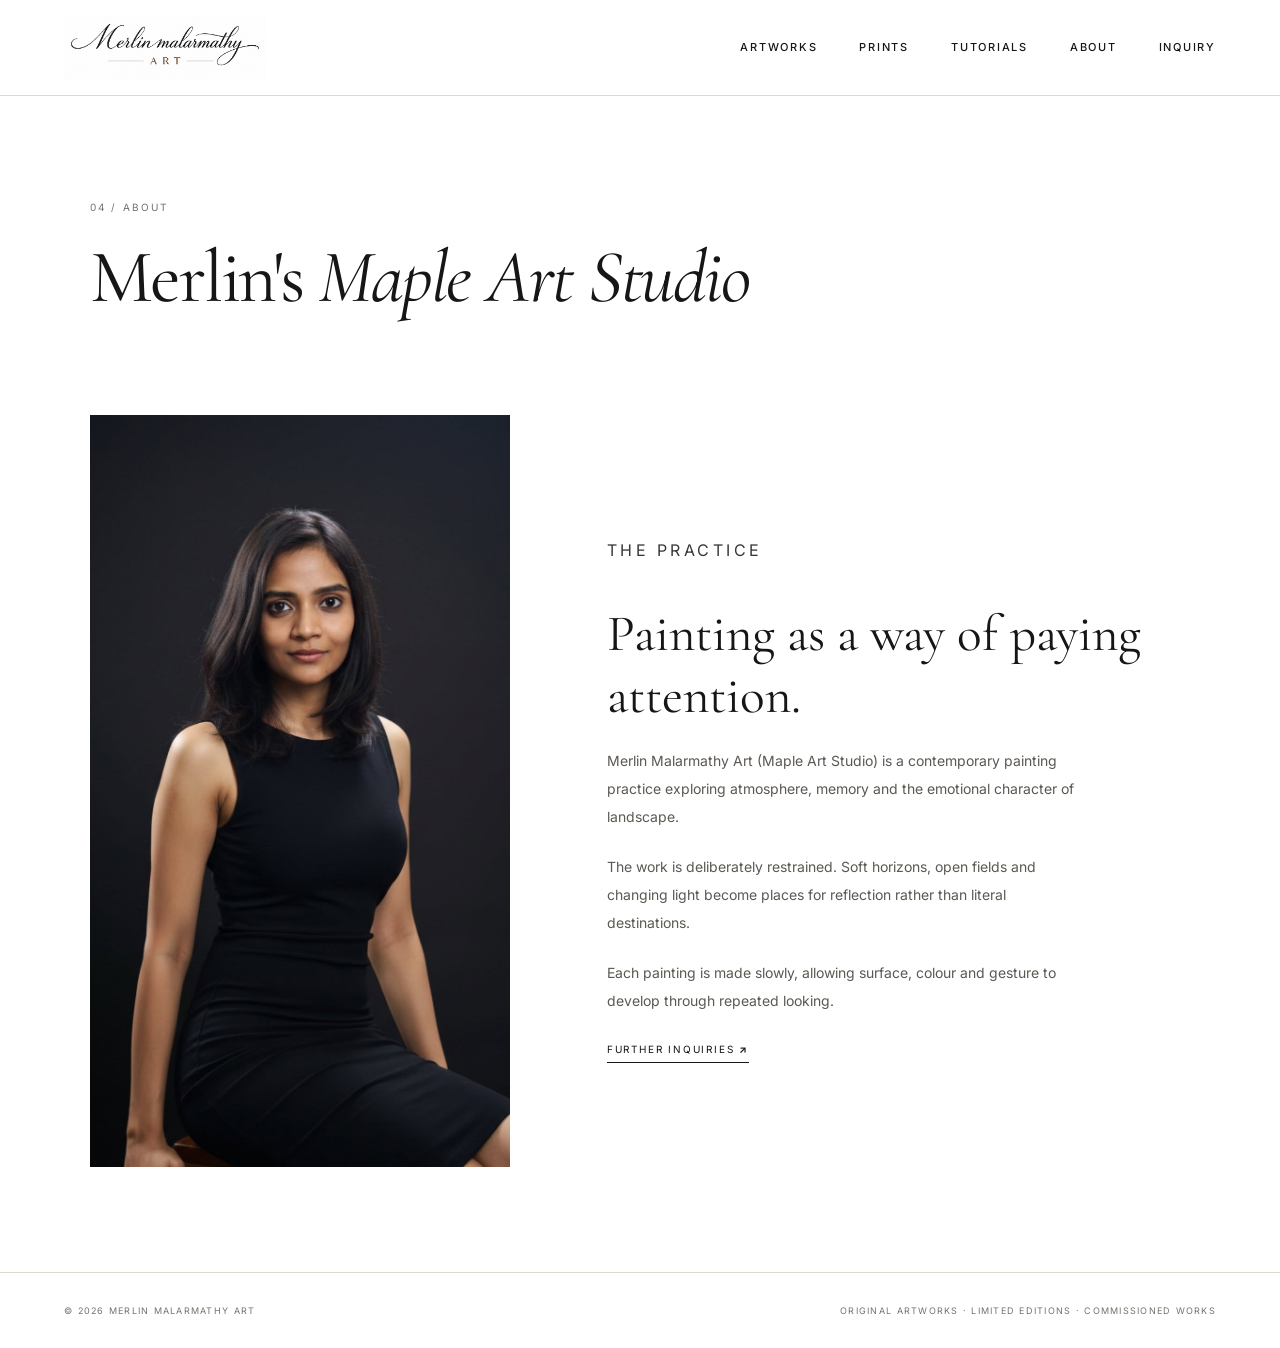
<file: about.html>
<!doctype html>
<html lang="en">

<head>
    <meta charset="utf-8">
    <meta name="viewport" content="width=device-width,initial-scale=1">
    <meta name="description" content="About Merlin Malarmathy Art">
    <title>About — Merlin Malarmathy Art</title>
    <link rel="preconnect" href="https://fonts.googleapis.com">
    <link rel="preconnect" href="https://fonts.gstatic.com" crossorigin>
    <link
        href="https://fonts.googleapis.com/css2?family=Cormorant+Garamond:wght@400;500;600&family=Inter:wght@300;400;500&display=swap"
        rel="stylesheet">
    <link rel="stylesheet" href="styles.css">
</head>

<body>
    <header class="nav">
        <a href="index.html" class="site-logo" aria-label="Merlin Malarmathy Art home">
            <img src="images/logo.png" alt="Merlin Malarmathy Art">
        </a>
        <button class="menu" type="button" aria-label="Menu" aria-expanded="false" aria-controls="site-nav">
            <span></span><span></span><span></span>
        </button>
        <nav class="site-nav" id="site-nav">
            <div class="nav-work">
                <a href="gallery.html">ARTWORKS</a>
                <div class="work-dropdown">
                    <a href="gallery.html">ORIGINAL ARTWORKS</a>
                    <a href="commissioned.html">COMMISSIONED ARTWORKS</a>
                </div>
            </div> <a href="prints.html">PRINTS</a>
            <a href="tutorials.html">TUTORIALS</a>
            <a href="about.html">ABOUT</a>
            <a href="contact.html">INQUIRY</a>
        </nav>
    </header>
    <main>
        <section class="section pagehead">
            <p class="label">04 / ABOUT</p>
            <h2>Merlin's <em>Maple Art Studio</em></h2>
        </section>
        <section class="about section">
            <div class="artist-image"><img src="images/merlin.jpg" alt="Merlin Malarmathy"></div>
            <div class="aboutcopy">
                <p class="eyebrow" style="font-size: 1rem;">The Practice</p>
                <h2>Painting as a way of paying attention.</h2>
                <p>Merlin Malarmathy Art (Maple Art Studio) is a contemporary painting practice exploring atmosphere,
                    memory and the emotional
                    character of landscape.</p>
                <p>The work is deliberately restrained. Soft horizons, open fields and changing light become places for
                    reflection rather than literal destinations.</p>
                <p>Each painting is made slowly, allowing surface, colour and gesture to develop through repeated
                    looking.</p>
                <a class="text-link" href="contact.html">Further Inquiries <b>↗</b></a>
            </div>
        </section>
    </main>
    <footer class="footer"><span>© 2026 Merlin Malarmathy Art</span><span>Original Artworks · Limited Editions ·
            Commissioned Works </span></footer>
    <script src="app.js"></script>
</body>

</html>
</file>
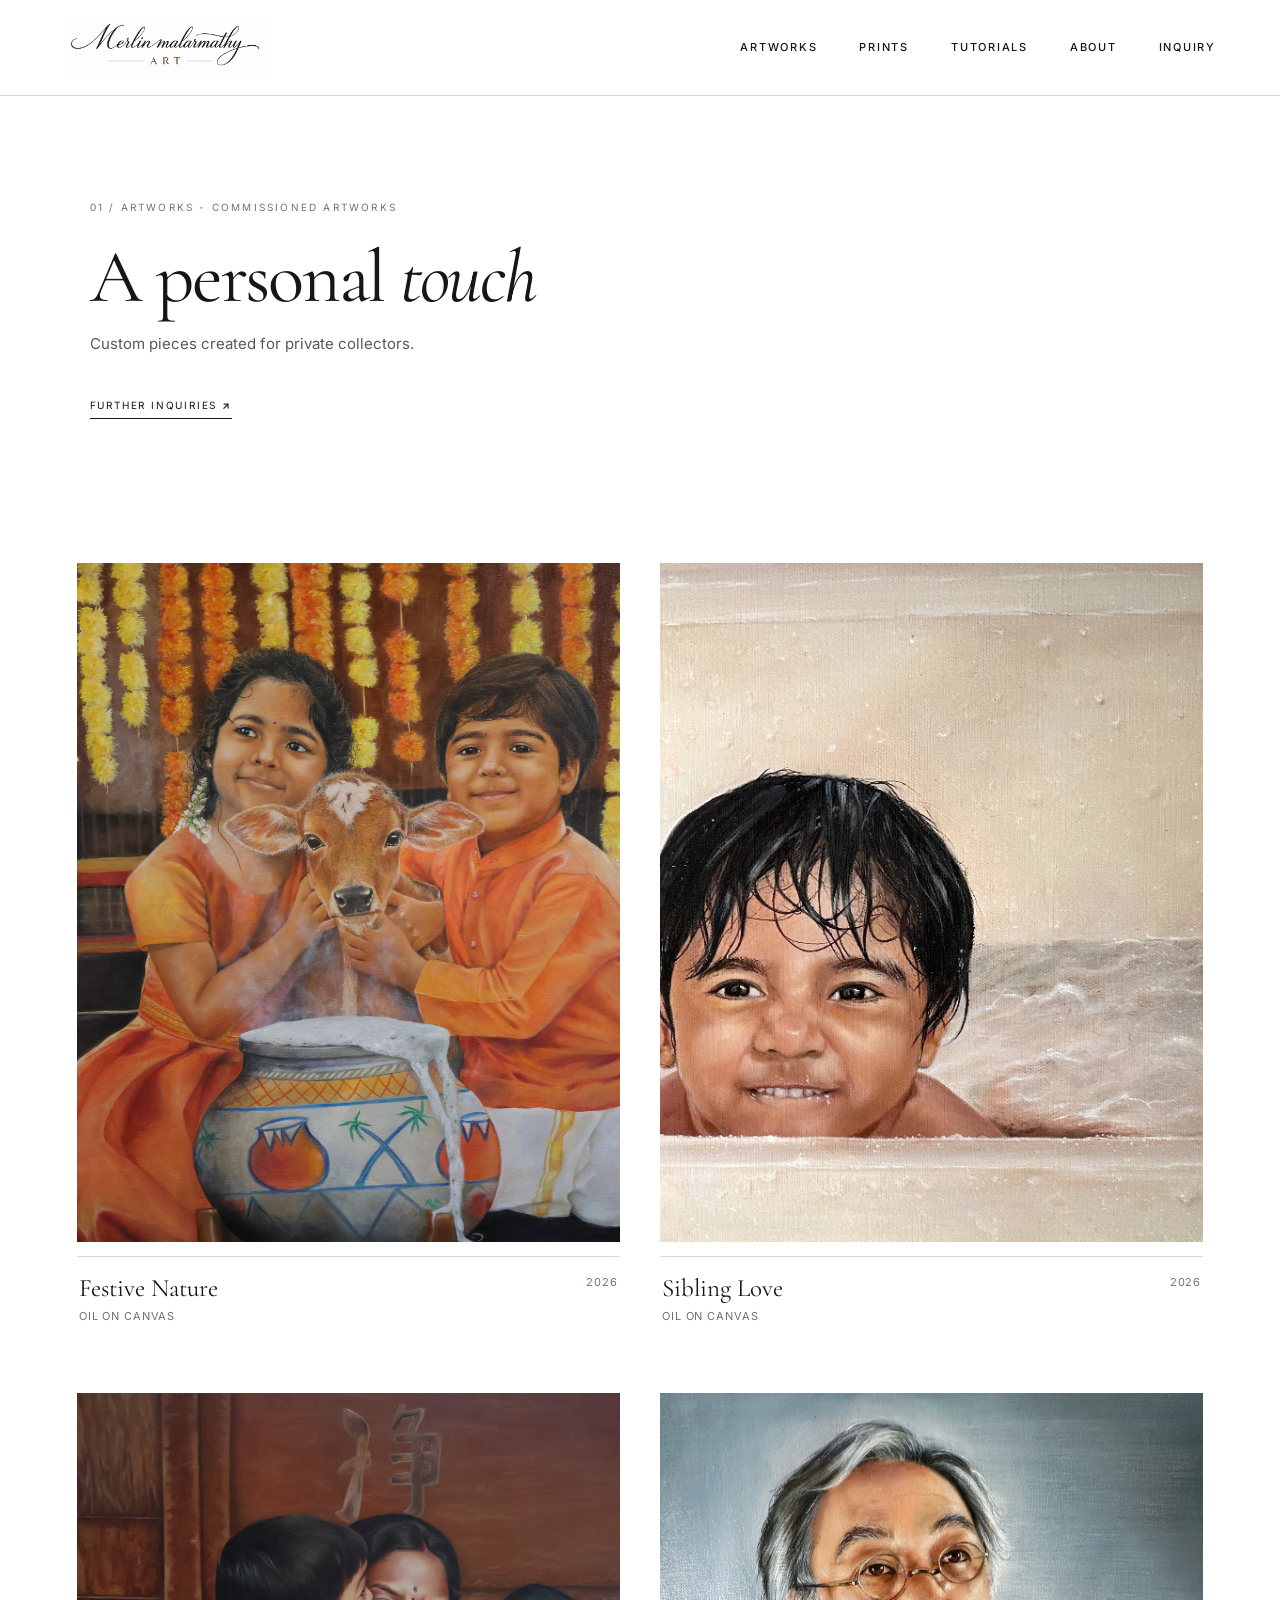
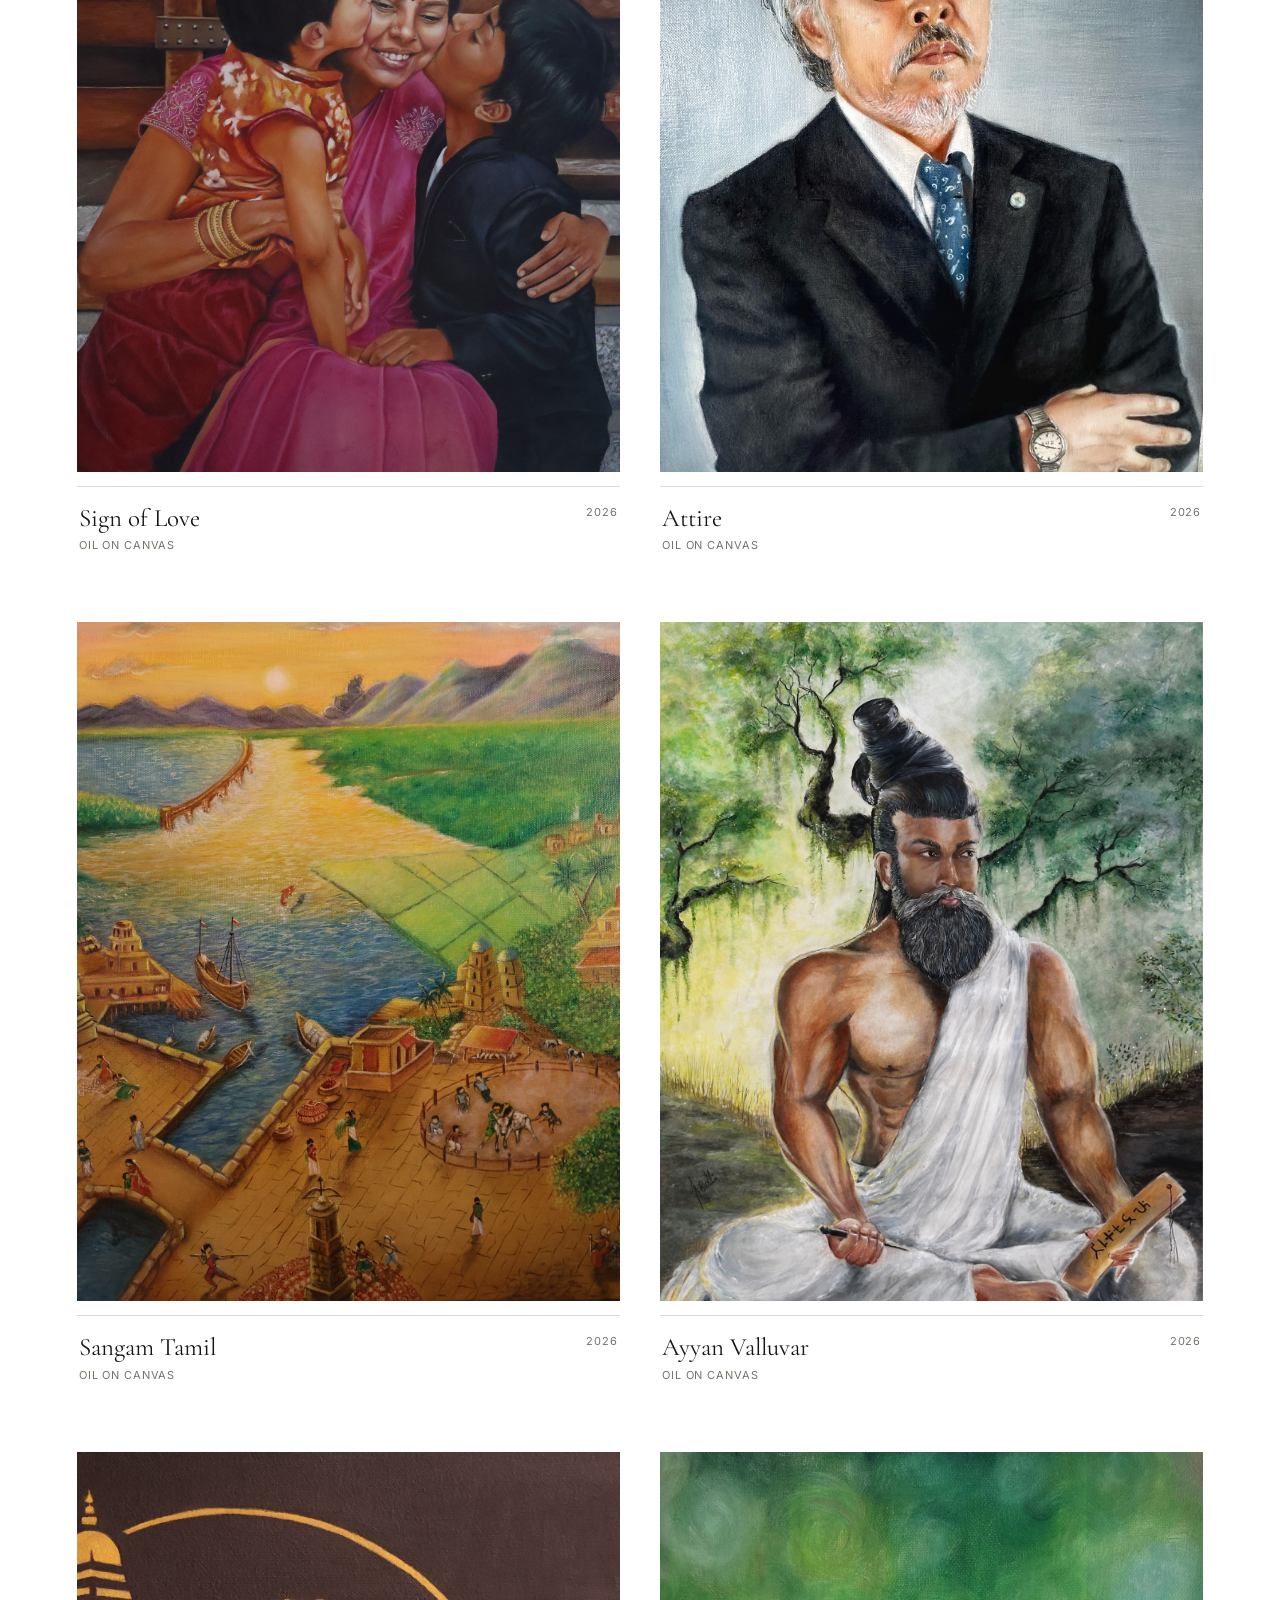
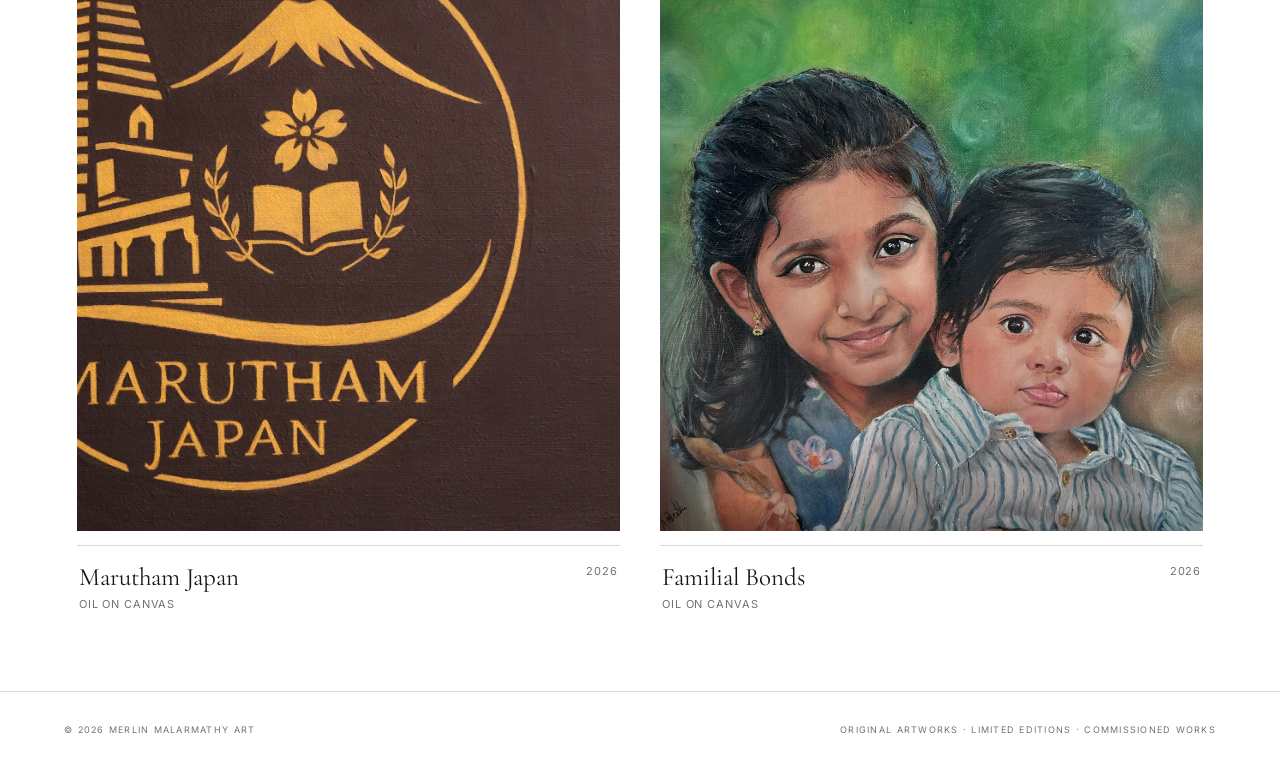
<file: commissioned.html>
<!DOCTYPE html>
<html lang="en">

<head>
    <meta charset="UTF-8">
    <meta name="viewport" content="width=device-width, initial-scale=1.0">
    <meta name="description" content="Commissioned Artworks by Merlin Malarmathy Art.">
    <title>Commissioned Artworks — Merlin Malarmathy Art</title>
    <link rel="preconnect" href="https://fonts.googleapis.com">
    <link rel="preconnect" href="https://fonts.gstatic.com" crossorigin>
    <link
        href="https://fonts.googleapis.com/css2?family=Cormorant+Garamond:wght@400;500;600&family=Inter:wght@300;400;500&display=swap"
        rel="stylesheet">
    <link rel="stylesheet" href="styles.css">
</head>

<body>
    <header class="nav">
        <a href="index.html" class="site-logo" aria-label="Merlin Malarmathy Art home">
            <img src="images/logo.png" alt="Merlin Malarmathy Art">
        </a>
        <button class="menu" type="button" aria-label="Menu" aria-expanded="false" aria-controls="site-nav">
            <span></span><span></span><span></span>
        </button>
        <nav class="site-nav" id="site-nav">
            <div class="nav-work">
                <a href="gallery.html">ARTWORKS</a>
                <div class="work-dropdown">
                    <a href="gallery.html">ORIGINAL ARTWORKS</a>
                    <a href="commissioned.html">COMMISSIONED ARTWORKS</a>
                </div>
            </div> <a href="prints.html">PRINTS</a>
            <a href="tutorials.html">TUTORIALS</a>
            <a href="about.html">ABOUT</a>
            <a href="contact.html">INQUIRY</a>
        </nav>
    </header>
    <main>
        <section class="section pagehead" id="commissionedartworks">
            <p class="label">01 / ARTWORKS - COMMISSIONED ARTWORKS</p>
            <h2>A personal<em> touch</em></h2>
            <p class="intro-copy">Custom pieces created for private collectors.</p>
            <br> <a class="text-link" href="contact.html">Further Inquiries <b>↗</b></a>
        </section>
        <section class="gallery section" id="commission"></section>
    </main>
    <footer class="footer"><span>© 2026 Merlin Malarmathy Art</span><span>Original Artworks · Limited Editions ·
            Commissioned Works </span></footer>
    <script src="app.js"></script>
</body>

</html>
</file>
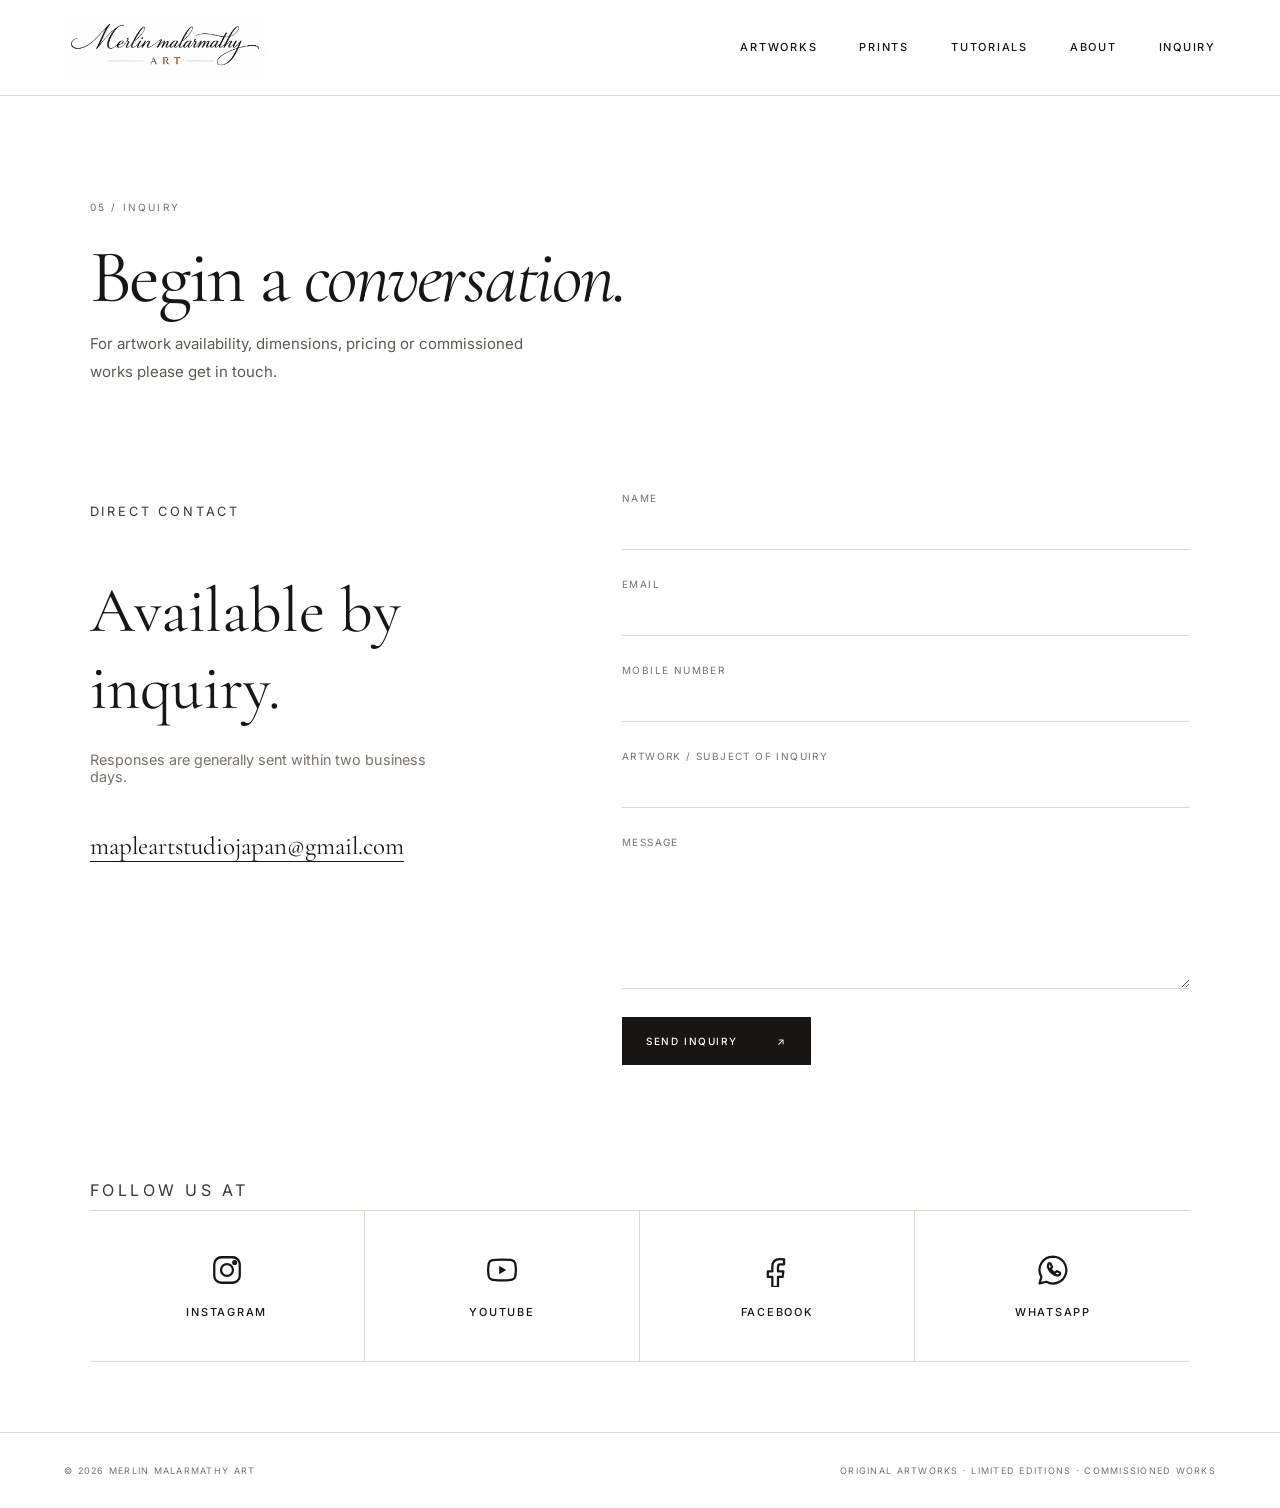
<file: contact.html>
<!doctype html>
<html lang="en">

<head>
    <meta charset="utf-8">
    <meta name="viewport" content="width=device-width,initial-scale=1">
    <meta name="description" content="Private artwork inquiries">
    <title>Inquiry — Merlin Malarmathy Art</title>
    <link rel="preconnect" href="https://fonts.googleapis.com">
    <link rel="preconnect" href="https://fonts.gstatic.com" crossorigin>
    <link
        href="https://fonts.googleapis.com/css2?family=Cormorant+Garamond:wght@400;500;600&family=Inter:wght@300;400;500&display=swap"
        rel="stylesheet">
    <link rel="stylesheet" href="styles.css">
</head>

<body>
    <header class="nav">
        <a href="index.html" class="site-logo" aria-label="Merlin Malarmathy Art home">
            <img src="images/logo.png" alt="Merlin Malarmathy Art">
        </a>
        <button class="menu" type="button" aria-label="Menu" aria-expanded="false" aria-controls="site-nav">
            <span></span><span></span><span></span>
        </button>
        <nav class="site-nav" id="site-nav">
            <div class="nav-work">
                <a href="gallery.html">ARTWORKS</a>
                <div class="work-dropdown">
                    <a href="gallery.html">ORIGINAL ARTWORKS</a>
                    <a href="commissioned.html">COMMISSIONED ARTWORKS</a>
                </div>
            </div> <a href="prints.html">PRINTS</a>
            <a href="tutorials.html">TUTORIALS</a>
            <a href="about.html">ABOUT</a>
            <a href="contact.html">INQUIRY</a>
        </nav>
    </header>
    <main>
        <section class="section pagehead">
            <p class="label">05 / INQUIRY</p>
            <h2>Begin a <em>conversation.</em></h2>
            <p class="intro-copy">For artwork availability, dimensions, pricing or commissioned works please get in
                touch.</p>
        </section>
        <section class="contact section">
            <div>
                <p class="eyebrow" style="font-size: 0.8rem;">Direct contact</p>
                <h2>Available by inquiry.</h2>
                <p class="muted" style="font-size: 0.9rem;">Responses are generally sent within two business days.</p>
                <p><a class="email" href="mailto:mapleartstudiojapan@gmail.com">mapleartstudiojapan@gmail.com</a></p>
            </div>
            <form action="https://formsubmit.co/mapleartstudiojapan@gmail.com" method="POST"><input type="hidden"
                    name="_subject" value="Private artwork inquiry"><input type="hidden" name="_captcha"
                    value="false"><input type="hidden" name="_template" value="table"><label>Name<input name="name"
                        required></label><label>Email<input type="email" name="email" required></label><label>Mobile
                    Number<input name="mobilenumber" required></label><label>Artwork / subject of inquiry<input
                        name="artwork"></label><label>Message<textarea name="message" rows="6"
                        required></textarea></label><button class="button">Send inquiry <span>↗</span></button></form>
        </section>
        <section class="section pagehead">
            <p class="eyebrow sns-heading">Follow us at</p>
            <div class="social-links">
                <div class="social-grid"> <!-- Instagram -->
                    <a class="social-item" href="https://www.instagram.com/maple.artstudio/" target="_blank"
                        rel="noopener noreferrer" aria-label="Instagram">
                        <svg viewBox="0 0 24 24" aria-hidden="true">
                            <rect x="3" y="3" width="18" height="18" rx="5"></rect>
                            <circle cx="12" cy="12" r="4.2"></circle>
                            <circle cx="17.4" cy="6.7" r="1"></circle>
                        </svg>
                        <span>Instagram</span>
                    </a> <!-- YouTube -->
                    <a class="social-item" href="https://www.youtube.com/@Maple.ArtStudio" target="_blank"
                        rel="noopener noreferrer" aria-label="YouTube">
                        <svg viewBox="0 0 24 24" aria-hidden="true">
                            <path d="M21.3 7.2a2.9 2.9 0 0 0-2.05-2.05C17.45 4.65 12 4.65 12 4.65s-5.45 0-7.25.5A2.9 2.9 0 0 0 2.7 7.2 30 30 0 0 0 2.2 12a30 30 0 0 0 .5 4.8 2.9 2.9 0 0 0 2.05 2.05c1.8.5 7.25.5 7.25.5s5.45 0 7.25-.5a2.9 2.9 0 0 0 2.05-2.05 30 30 0 0 0 .5-4.8 30 30 0 0 0-.5-4.8Z">
                            </path>
                            <path class="icon-fill" d="m10 9 5 3-5 3V9Z"></path>
                        </svg>
                        <span>YouTube</span>
                    </a> <!-- Facebook -->
                    <a class="social-item" href="https://www.facebook.com/MapleArtStudio24/" target="_blank"
                        rel="noopener noreferrer" aria-label="Facebook">
                        <svg viewBox="0 0 24 24" aria-hidden="true">
                            <path
                                d="M14 8h3V4.5c-.5-.1-1.7-.2-3.1-.2-3.1 0-5.2 1.9-5.2 5.4V13H5.5v3.9h3.2V24h4V16.9h3.3l.5-3.9h-3.8V10c0-1.1.3-2 1.3-2Z">
                            </path>
                        </svg>
                        <span>Facebook</span>
                    </a> <!-- WhatsApp -->
                    <a class="social-item" href="https://wa.me/919566294897" target="_blank" rel="noopener noreferrer"
                        aria-label="WhatsApp">
                        <svg viewBox="0 0 24 24" aria-hidden="true">
                            <path d="M12 2.5a9.5 9.5 0 0 0-8.2 14.3L2.5 21.5l4.8-1.2A9.5 9.5 0 1 0 12 2.5Z"></path>
                            <path
                                d="M8.7 7.8c.2-.4.4-.4.7-.4h.5c.2 0 .4.1.5.4l.8 1.8c.1.2.1.4-.1.6l-.6.7c-.1.1-.2.3-.1.5.3.6 1.2 1.8 2.8 2.5.2.1.4.1.5-.1l.7-.8c.2-.2.4-.2.6-.1l1.7.8c.2.1.3.3.3.5v.5c0 .3-.1.5-.4.7-.4.3-1 .5-1.6.4-1.2-.1-2.7-.8-4-2-1.3-1.2-2.2-2.6-2.5-3.7-.2-.7 0-1.4.2-1.9Z">
                            </path>
                        </svg>
                        <span>WhatsApp</span>
                    </a>
                </div>
            </div>
        </section>
    </main>
<footer class="footer"><span>© 2026 Merlin Malarmathy Art</span><span>Original Artworks · Limited Editions ·
        Commissioned Works </span></footer>
<script src="app.js"></script>

</body>

</html>
</file>
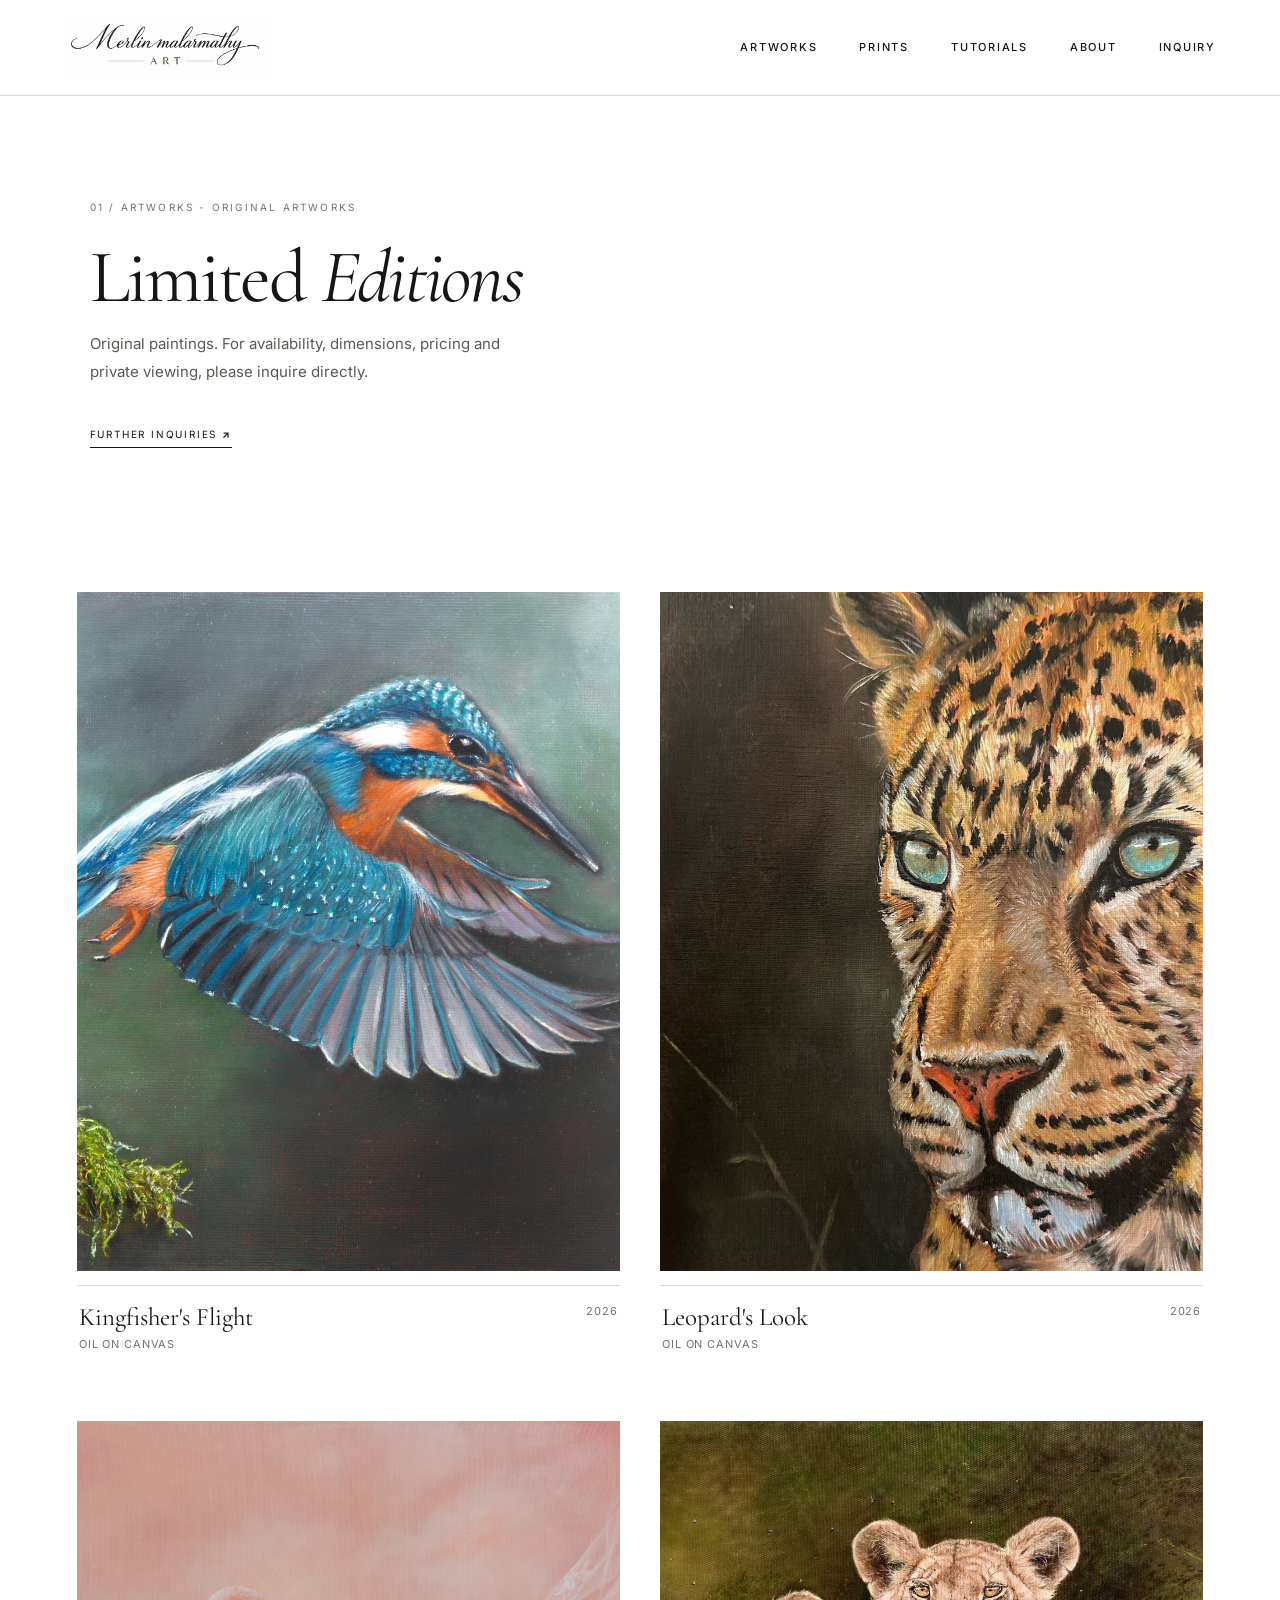
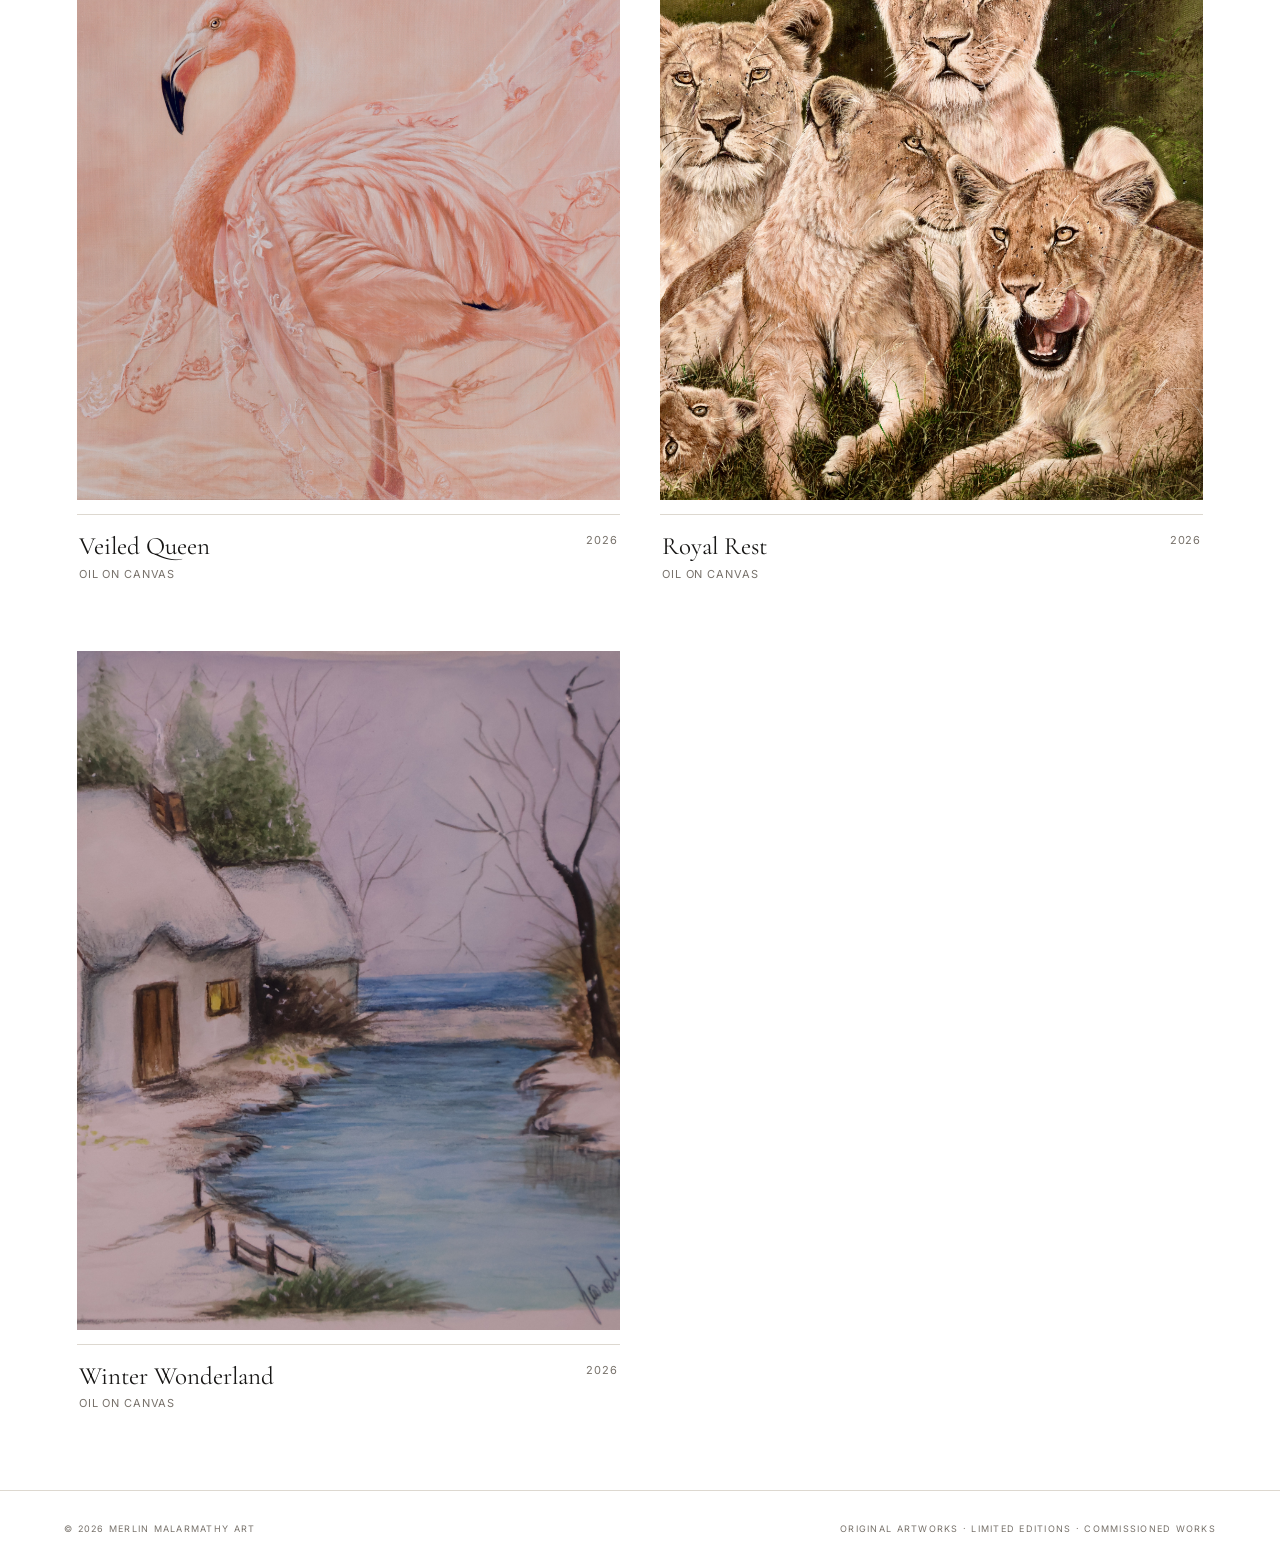
<file: gallery.html>
<!doctype html>
<html lang="en">

<head>
    <meta charset="utf-8">
    <meta name="viewport" content="width=device-width,initial-scale=1">
    <meta name="description" content="Merlin Malarmathy Art collection">
    <title>Original Artworks — Merlin Malarmathy Art</title>
    <link rel="preconnect" href="https://fonts.googleapis.com">
    <link rel="preconnect" href="https://fonts.gstatic.com" crossorigin>
    <link
        href="https://fonts.googleapis.com/css2?family=Cormorant+Garamond:wght@400;500;600&family=Inter:wght@300;400;500&display=swap"
        rel="stylesheet">
    <link rel="stylesheet" href="styles.css">
</head>

<body>
    <header class="nav">
        <a href="index.html" class="site-logo" aria-label="Merlin Malarmathy Art home">
            <img src="images/logo.png" alt="Merlin Malarmathy Art">
        </a>
        <button class="menu" type="button" aria-label="Menu" aria-expanded="false" aria-controls="site-nav">
            <span></span><span></span><span></span>
        </button>
        <nav class="site-nav" id="site-nav">
            <div class="nav-work">
                <a href="gallery.html">ARTWORKS</a>
                <div class="work-dropdown">
                    <a href="gallery.html">ORIGINAL ARTWORKS</a>
                    <a href="commissioned.html">COMMISSIONED ARTWORKS</a>
                </div>
            </div> <a href="prints.html">PRINTS</a>
            <a href="tutorials.html">TUTORIALS</a>
            <a href="about.html">ABOUT</a>
            <a href="contact.html">INQUIRY</a>
        </nav>
    </header>
    <main>
        <section class="section pagehead" id="originalartworks">
            <p class="label">01 / ARTWORKS - ORIGINAL ARTWORKS</p>
            <h2>Limited <em>Editions</em></h2>
            <p class="intro-copy">Original paintings. For availability, dimensions, pricing and private viewing, please
                inquire directly.</p> <br>
            <a class="text-link" href="contact.html">Further Inquiries <b>↗</b></a>
        </section>
        <section class="gallery section" id="gallery"></section>
    </main>
    <footer class="footer"><span>© 2026 Merlin Malarmathy Art</span><span>Original Artworks · Limited Editions ·
            Commissioned Works </span></footer>
    <script src="app.js"></script>
</body>

</html>
</file>
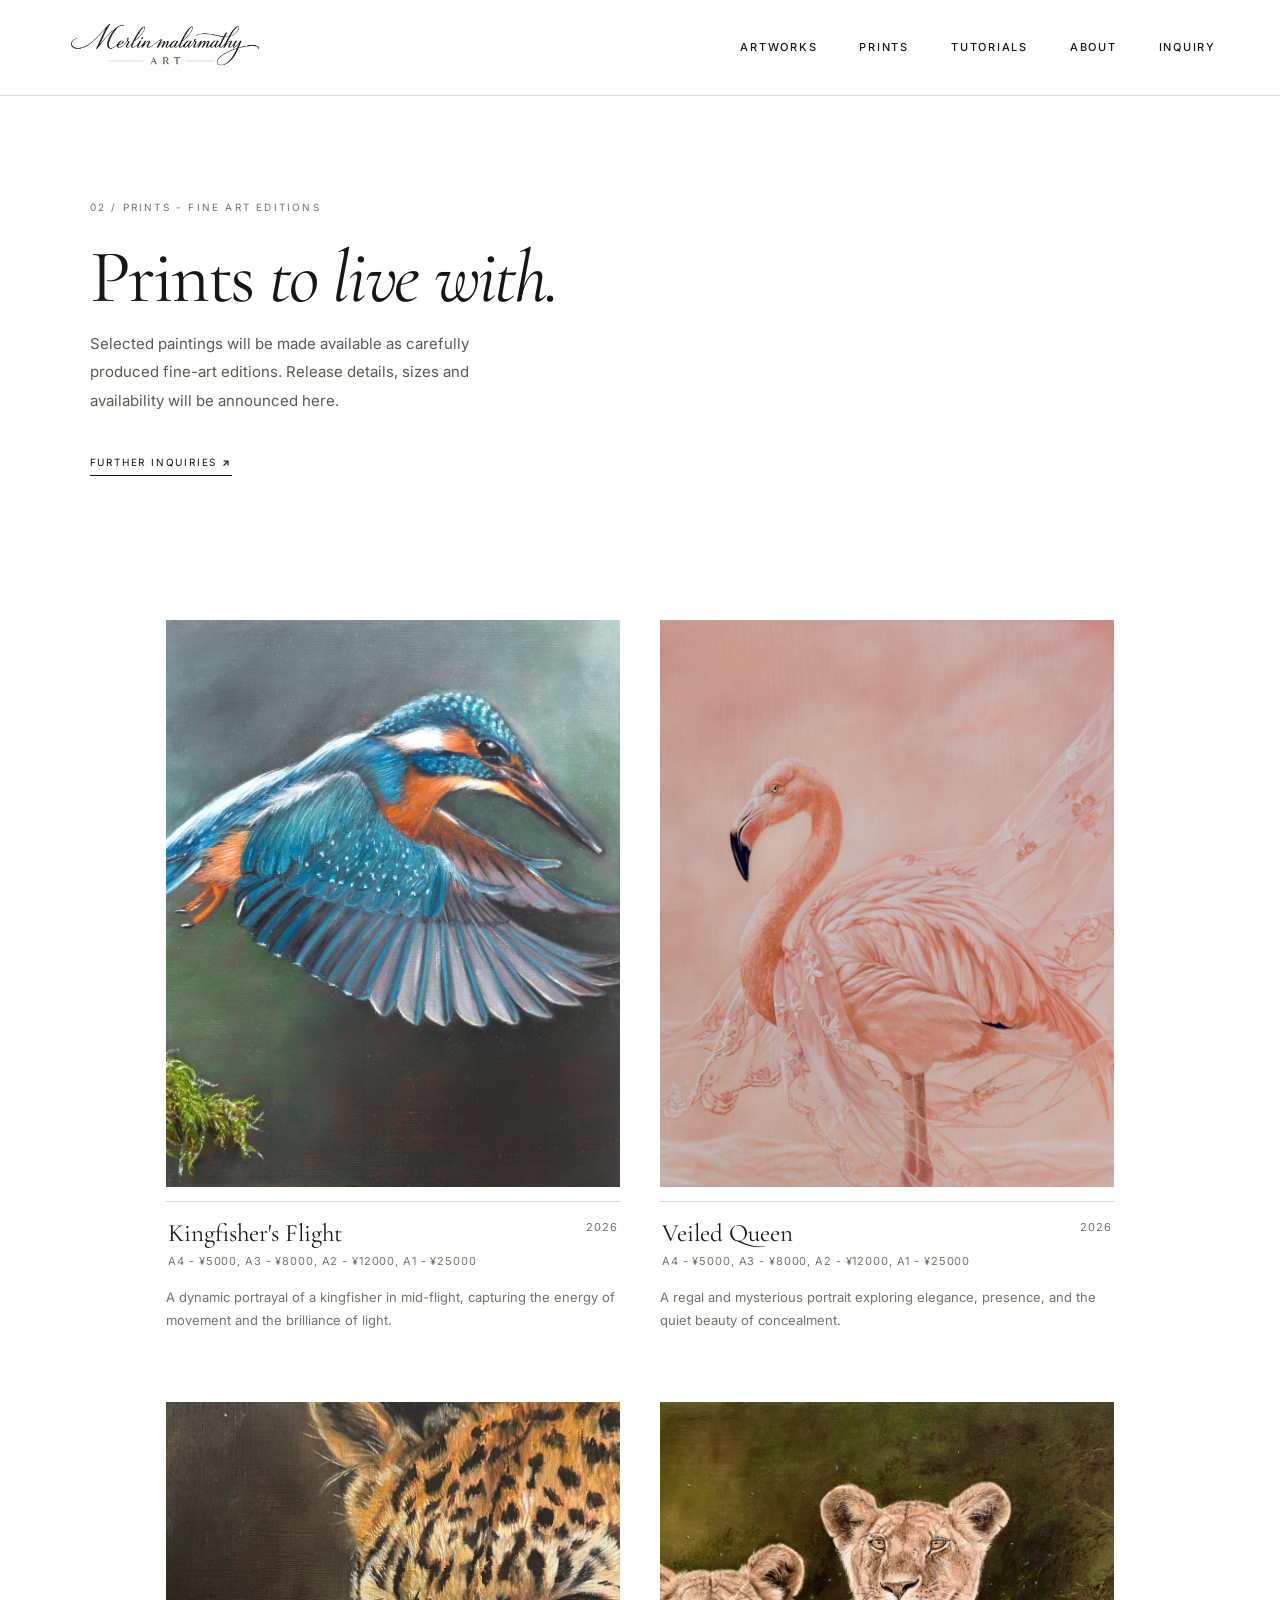
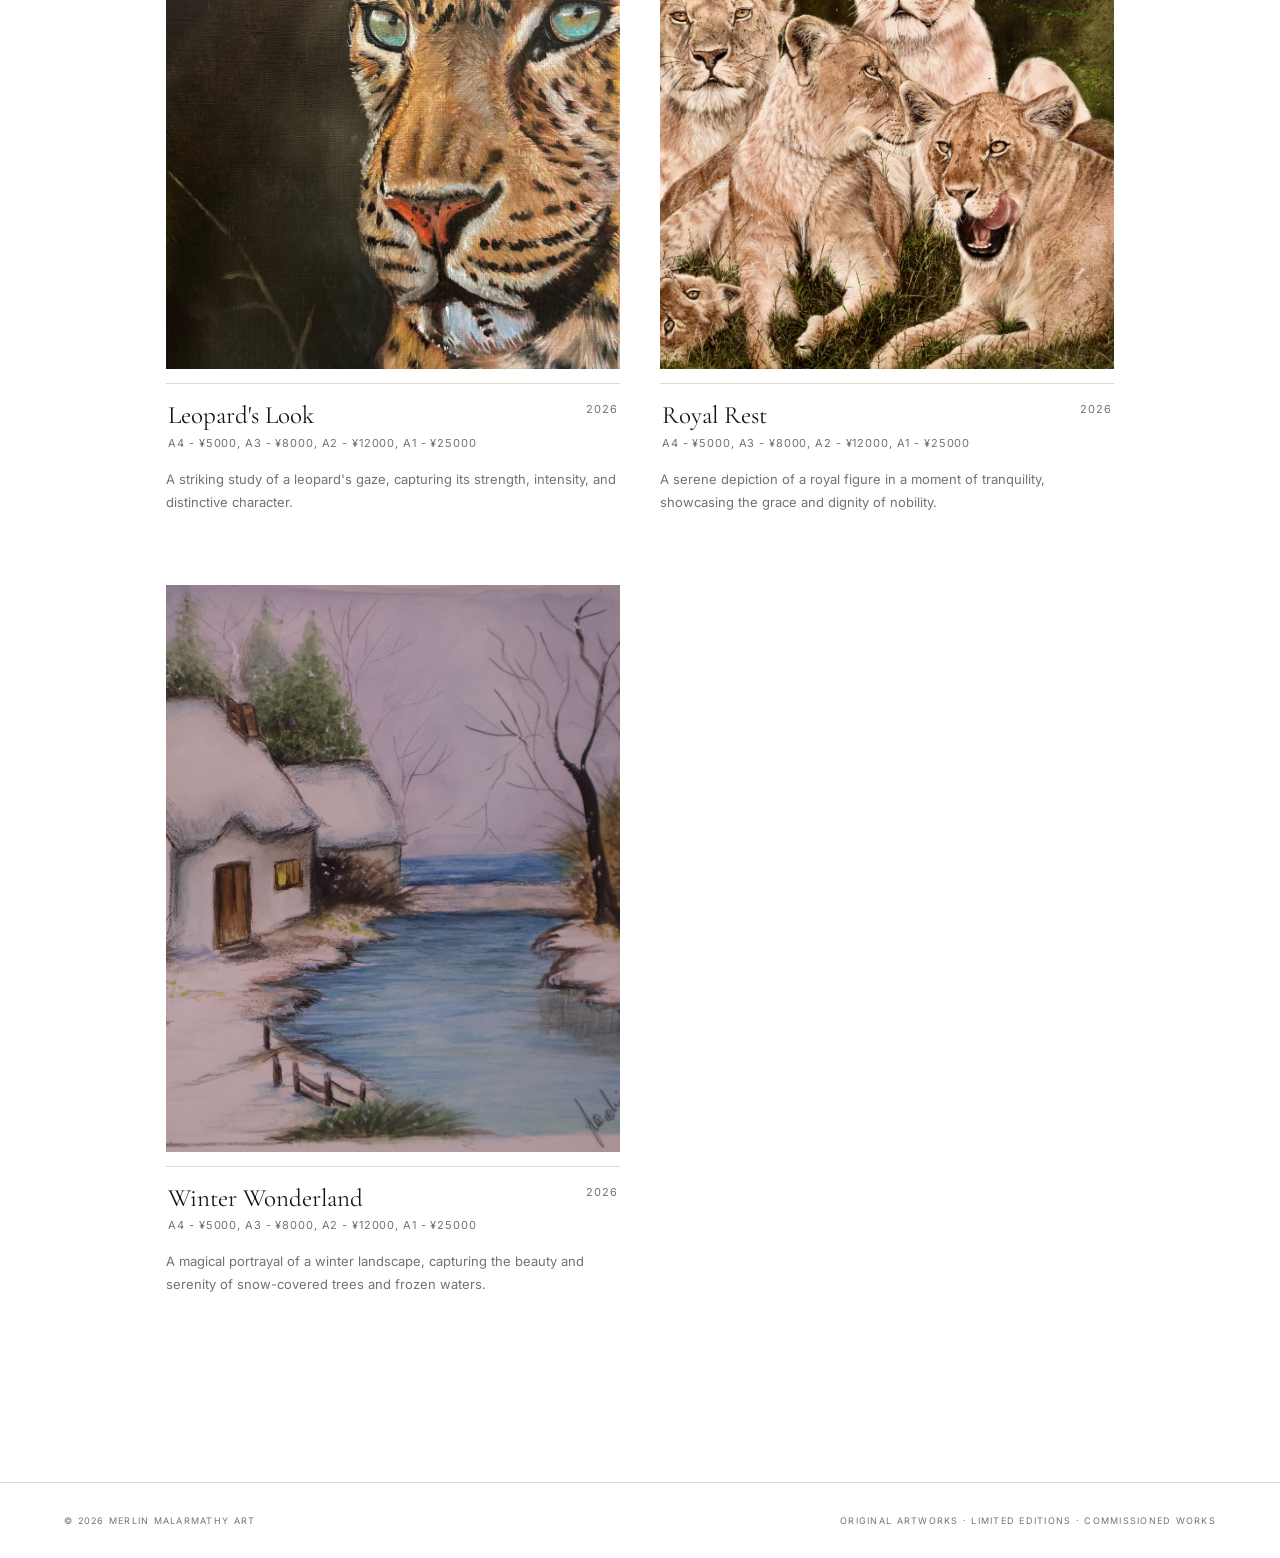
<file: prints.html>
<!DOCTYPE html>
<html lang="en">

<head>
    <meta charset="UTF-8">
    <meta name="viewport" content="width=device-width, initial-scale=1.0">
    <meta name="description" content="Merlin Malarmathy Art — fine art prints and limited editions.">
    <title>Prints — Merlin Malarmathy Art</title>
    <link rel="preconnect" href="https://fonts.googleapis.com">
    <link rel="preconnect" href="https://fonts.gstatic.com" crossorigin>
    <link
        href="https://fonts.googleapis.com/css2?family=Cormorant+Garamond:wght@400;500;600&family=Inter:wght@300;400;500&display=swap"
        rel="stylesheet">
    <link rel="stylesheet" href="styles.css">
</head>

<body>
    <header class="nav">
        <a href="index.html" class="site-logo" aria-label="Merlin Malarmathy Art home">
            <img src="images/logo.png" alt="Merlin Malarmathy Art">
        </a>
        <button class="menu" type="button" aria-label="Menu" aria-expanded="false" aria-controls="site-nav">
            <span></span><span></span><span></span>
        </button>
        <nav class="site-nav" id="site-nav">
            <div class="nav-work">
                <a href="gallery.html">ARTWORKS</a>
                <div class="work-dropdown">
                    <a href="gallery.html">ORIGINAL ARTWORKS</a>
                    <a href="commissioned.html">COMMISSIONED ARTWORKS</a>
                </div>
            </div> <a href="prints.html">PRINTS</a>
            <a href="tutorials.html">TUTORIALS</a>
            <a href="about.html">ABOUT</a>
            <a href="contact.html">INQUIRY</a>
        </nav>
    </header>
    <main class="section">
        <div class="pagehead">
            <p class="label">02 / PRINTS - FINE ART EDITIONS</p>
            <h2>Prints <em>to live with.</em></h2>
            <p class="intro-copy">Selected paintings will be made available as carefully produced fine-art editions.
                Release details, sizes and availability will be announced here.</p>
            <br> <a class="text-link" href="contact.html">Further Inquiries <b>↗</b></a>
        </div>
        <div id="prints" class="gallery"></div>
    </main>
    <footer class="footer"><span>© 2026 Merlin Malarmathy Art</span><span>Original Artworks · Limited Editions ·
            Commissioned Works </span></footer>
    <script src="app.js"></script>
</body>

</html>
</file>
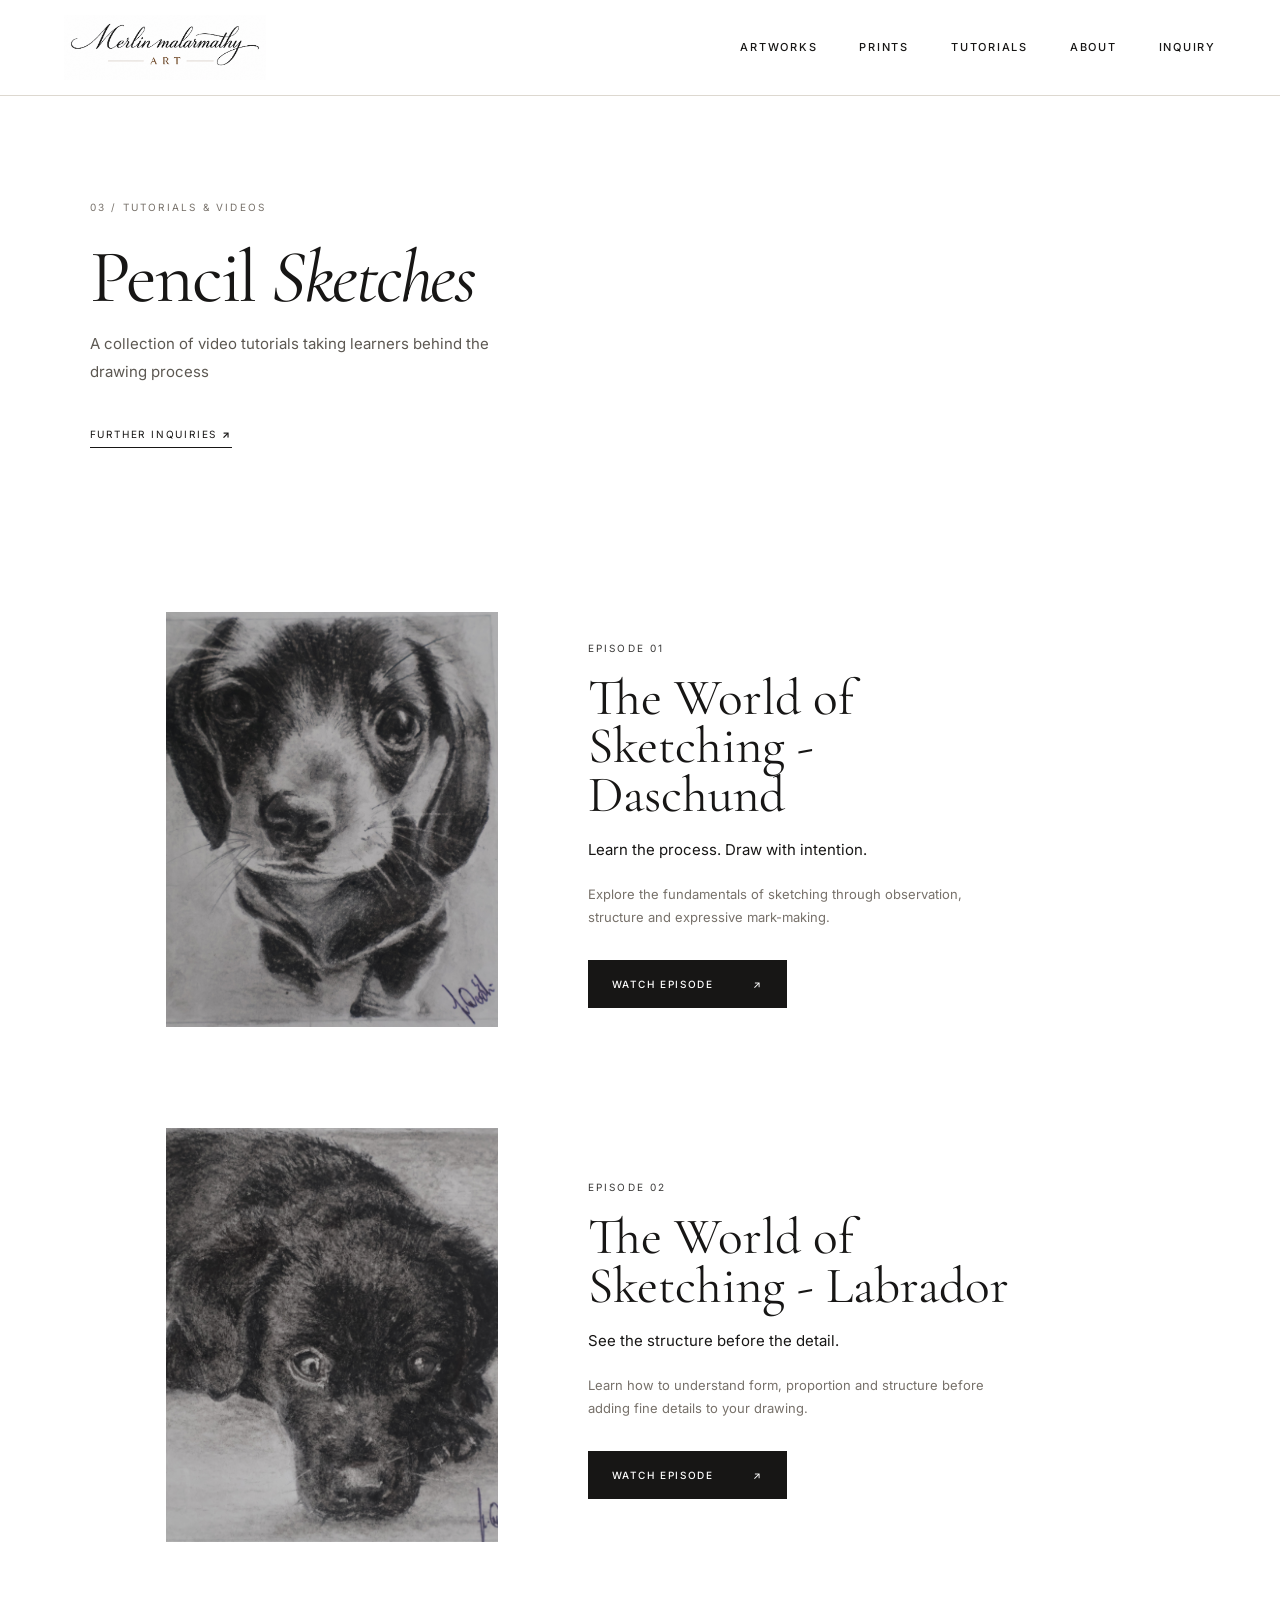
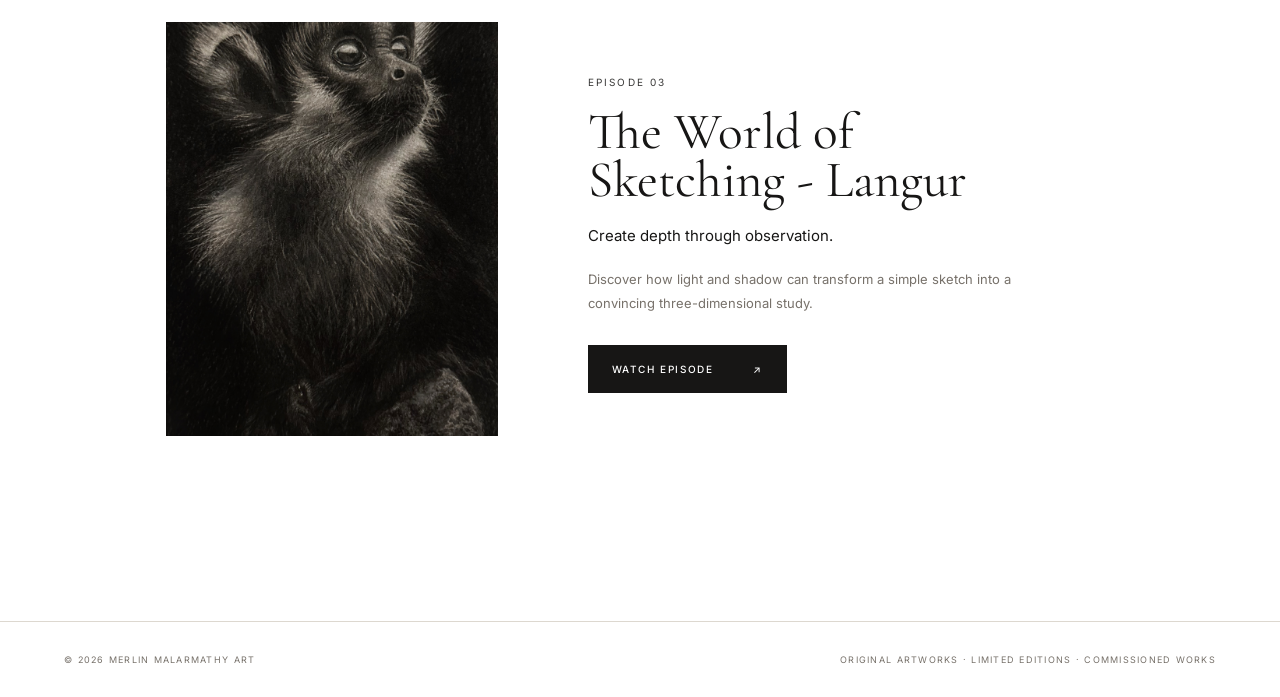
<file: tutorials.html>
<!DOCTYPE html>
<html lang="en">

<head>
    <meta charset="UTF-8">
    <meta name="viewport" content="width=device-width, initial-scale=1.0">
    <meta name="description" content="Tutorials — Merlin Malarmathy Art.">
    <title>Tutorials — Merlin Malarmathy Art</title>
    <link rel="preconnect" href="https://fonts.googleapis.com">
    <link rel="preconnect" href="https://fonts.gstatic.com" crossorigin>
    <link
        href="https://fonts.googleapis.com/css2?family=Cormorant+Garamond:wght@400;500;600&family=Inter:wght@300;400;500&display=swap"
        rel="stylesheet">
    <link rel="stylesheet" href="styles.css">
</head>

<body>
    <header class="nav">
        <a href="index.html" class="site-logo" aria-label="Merlin Malarmathy Art home">
            <img src="images/logo.png" alt="Merlin Malarmathy Art">
        </a>
        <button class="menu" type="button" aria-label="Menu" aria-expanded="false" aria-controls="site-nav">
            <span></span><span></span><span></span>
        </button>
        <nav class="site-nav" id="site-nav">
            <div class="nav-work">
                <a href="gallery.html">ARTWORKS</a>
                <div class="work-dropdown">
                    <a href="gallery.html">ORIGINAL ARTWORKS</a>
                    <a href="commissioned.html">COMMISSIONED ARTWORKS</a>
                </div>
            </div> <a href="prints.html">PRINTS</a>
            <a href="tutorials.html">TUTORIALS</a>
            <a href="about.html">ABOUT</a>
            <a href="contact.html">INQUIRY</a>
        </nav>
    </header>
    <main class="section">
        <div class="pagehead">
            <p class="label">03 / TUTORIALS & VIDEOS</p>
            <h2>Pencil<em> Sketches</em></h2>
            <p class="intro-copy">A collection of video tutorials taking learners behind the drawing process</p>
            <br> <a class="text-link" href="contact.html">Further Inquiries <b>↗</b></a>
        </div>
        <div id="tutorials" class="tutorial-list"></div>
    </main>
    <footer class="footer"><span>© 2026 Merlin Malarmathy Art</span><span>Original Artworks · Limited Editions ·
            Commissioned Works </span></footer>
    <script src="app.js"></script>
</body>

</html>
</file>
<file: styles.css>
/* =========================================================
   TOKENS
   ========================================================= */
:root {
    --white: #fff;
    --paper: #f4f1eb;
    --ink: #171615;
    --muted: #77716a;
    --muted-dark: #5c5852;
    --line: #ddd8d0;
    --serif: "Cormorant Garamond", Georgia, serif;
    --sans: "Inter", Arial, sans-serif;
    --header-h: 96px;
}

/* =========================================================
   GLOBAL
   ========================================================= */
* {
    box-sizing: border-box;
}

html {
    scroll-behavior: smooth;
}

body {
    margin: 0;
    background: var(--white);
    color: var(--ink);
    font-family: var(--sans);
}

a {
    color: inherit;
    text-decoration: none;
}

img,
video {
    display: block;
    width: 100%;
}

h1,
h2,
h3 {
    font-family: var(--serif);
    font-weight: 400;
}

/* Shared small-caps labels */
.eyebrow,
.label,
.hero-meta {
    font-size: 10px;
    letter-spacing: .22em;
    text-transform: uppercase;
}

.eyebrow {
    margin-bottom: 20px;
    opacity: .85;
}

.label {
    margin-bottom: 22px;
    color: var(--muted);
}

.text-link {
    padding-bottom: 7px;
    border-bottom: 1px solid var(--ink);
    font-size: 10px;
    letter-spacing: .18em;
    text-transform: uppercase;
    white-space: nowrap;
}

/* =========================================================
   HEADER + NAVIGATION (all pages)
   ========================================================= */
.nav {
    position: relative;
    z-index: 1000;
    height: var(--header-h);
    padding: 0 5vw;
    display: flex;
    align-items: center;
    justify-content: space-between;
    background: var(--white);
    border-bottom: 1px solid var(--line);
}

.site-logo {
    width: 235px;
    height: 65px;
    flex: 0 0 235px;
    display: flex;
    align-items: center;
    overflow: hidden;
}

.site-logo img {
    width: 235px;
    max-width: 100%;
    height: auto;
    max-height: 65px;
    object-fit: contain;
    object-position: left center;
}

.site-nav {
    display: flex;
    align-items: center;
    gap: 42px;
    height: 100%;
    font-size: 11px;
    font-weight: 500;
    letter-spacing: .16em;
    text-transform: uppercase;
}

.site-nav>a,
.nav-work>a {
    display: inline-flex;
    align-items: center;
    height: var(--header-h);
    border-bottom: 1px solid transparent;
    white-space: nowrap;
    transition: opacity .25s ease;
}

.site-nav>a:hover,
.nav-work>a:hover {
    opacity: .5;
}

/* Hamburger button: mobile only (see responsive block) */
.menu {
    display: none;
}

/* Optional: add class="active" to the current page's link */
.site-nav a.active {
    border-color: var(--ink);
}

/* ---------- Artworks dropdown ---------- */
.nav-work {
    position: relative;
    z-index: 2000;
    display: flex;
    align-items: center;
    height: var(--header-h);
}

.work-dropdown {
    position: absolute;
    top: 100%;
    left: -20px;
    z-index: 9999;
    min-width: 270px;
    padding: 18px 22px;
    background: var(--white);
    border: 1px solid var(--line);
    border-top: none;
    box-shadow: 0 12px 30px rgba(0, 0, 0, .08);
    opacity: 0;
    visibility: hidden;
    pointer-events: none;
    transition: opacity .22s ease, visibility .22s ease;
}

.work-dropdown a {
    display: block;
    padding: 9px 0;
    font-size: 10px;
    font-weight: 500;
    letter-spacing: 1.5px;
    line-height: 1.5;
    white-space: nowrap;
    transition: opacity .18s ease;
}

.work-dropdown a:hover {
    opacity: .45;
}

.nav-work:hover .work-dropdown,
.nav-work:focus-within .work-dropdown {
    opacity: 1;
    visibility: visible;
    pointer-events: auto;
}

/* =========================================================
   HOMEPAGE — VIDEO HERO
   ========================================================= */
.home {
    overflow: hidden;
}

.hero {
    position: relative;
    z-index: 1;
    width: 100%;
    min-height: calc(100vh - var(--header-h));
    background: #272725;
    overflow: hidden;
}

.hero video {
    position: absolute;
    inset: 0;
    height: 100%;
    object-fit: cover;
    object-position: 40% 45%;
    transform: translateZ(0);
    backface-visibility: hidden;
}

.hero::after {
    content: "";
    position: absolute;
    inset: 0;
    background: linear-gradient(90deg,
            rgba(0, 0, 0, .32),
            rgba(0, 0, 0, .04) 65%,
            rgba(0, 0, 0, .10));
    pointer-events: none;
}

.hero-content {
    position: relative;
    z-index: 2;
    min-height: calc(100vh - var(--header-h));
    max-width: 900px;
    padding: 0 7vw 9vh;
    display: flex;
    flex-direction: column;
    justify-content: flex-end;
    color: var(--white);
}

.hero h1 {
    margin: 0 0 28px;
    font-size: clamp(4rem, 8.7vw, 8.5rem);
    line-height: .82;
    letter-spacing: -.03em;
}

.hero p {
    max-width: 490px;
    margin: 0 0 28px;
    color: rgba(255, 255, 255, .86);
    font-size: 14px;
    line-height: 1.8;
}

.hero-link {
    display: inline-flex;
    align-items: center;
    gap: 18px;
    width: max-content;
    padding-bottom: 8px;
    border-bottom: 1px solid rgba(255, 255, 255, .7);
    font-size: 12px;
    font-weight: 700;
    letter-spacing: .14em;
    text-transform: uppercase;
}

.hero-link b {
    font-size: 15px;
    font-weight: 400;
}

.scroll-note {
    position: absolute;
    right: 5vw;
    bottom: 34px;
    z-index: 3;
    color: var(--white);
    font-size: 9px;
    letter-spacing: .18em;
    text-transform: uppercase;
    opacity: .75;
}

/* =========================================================
   HOMEPAGE — FEATURED ARTWORK
   ========================================================= */
.hero-artwork {
    position: relative;
    width: 100%;
    height: calc(100vh - var(--header-h));
    min-height: 650px;
    overflow: hidden;
}

.hero-artwork-image {
    position: absolute;
    inset: 0;
    height: 100%;
    object-fit: cover;
    object-position: center;
}

.hero-artwork-overlay {
    position: absolute;
    inset: 0;
    z-index: 1;
    background: linear-gradient(90deg,
            rgba(0, 0, 0, .62),
            rgba(0, 0, 0, .20) 55%,
            rgba(0, 0, 0, .05));
}

.hero-artwork-content {
    position: absolute;
    left: 7vw;
    top: 50%;
    z-index: 2;
    max-width: 500px;
    transform: translateY(-50%);
    color: var(--white);
}

.hero-meta {
    margin: 0 0 28px;
    line-height: 1.9;
}

.hero-artwork-content h1 {
    margin: 0 0 22px;
    font-size: clamp(55px, 6vw, 92px);
    line-height: .95;
    letter-spacing: -.02em;
}

.hero-description {
    max-width: 440px;
    margin: 0 0 34px;
    font-family: var(--serif);
    font-size: clamp(20px, 2vw, 28px);
    line-height: 1.35;
}

.hero-artwork .text-link {
    border-color: rgba(255, 255, 255, .8);
    transition: opacity .25s ease, border-color .25s ease;
}

.hero-artwork .text-link:hover {
    opacity: .65;
    border-color: transparent;
}

/* =========================================================
   SECTIONS
   ========================================================= */
.section {
    padding: 105px 7vw;
}

.section.alt {
    background: #faf9f6;
}

.section-head {
    display: flex;
    justify-content: space-between;
    align-items: end;
    gap: 40px;
    margin-bottom: 48px;
}

.section-title {
    margin: 8px 0 0;
    font-size: clamp(3rem, 5.6vw, 6rem);
    line-height: .88;
}

.section .label {
    margin: 0 0 28px;
}

.intro-copy {
    max-width: 440px;
    color: var(--muted-dark);
    font-size: 15px;
    line-height: 1.9;
}

.intro-copy .text-link {
    display: inline-block;
    margin-top: 25px;
}

/* Collection strip (homepage prints) */
.collection-strip {
    display: grid;
    grid-template-columns: repeat(3, 1fr);
    gap: 18px;
}

.collection-card {
    position: relative;
    min-height: 63vh;
    overflow: hidden;
    background: #ddd;
}

.collection-card img {
    height: 100%;
    object-fit: cover;
    object-position: 85% 50%;
    transition: transform .8s ease;
}

.collection-card:hover img {
    transform: scale(1.02);
}

.collection-card::after {
    content: "";
    position: absolute;
    inset: 0;
    background: linear-gradient(180deg, transparent 42%, rgba(0, 0, 0, .58));
}

.collection-copy {
    position: absolute;
    left: 28px;
    right: 28px;
    bottom: 28px;
    z-index: 2;
    color: var(--white);
}

.collection-copy span {
    font-size: 9px;
    letter-spacing: .2em;
    text-transform: uppercase;
    opacity: .85;
}

.collection-copy h3 {
    margin: 8px 0 0;
    font-size: 2.5rem;
}

/* Tutorials teaser (homepage) */
.tutorials {
    display: grid;
    grid-template-columns: 1fr 1fr;
    gap: 8vw;
    align-items: center;
}

.podcast-card {
    overflow: hidden;
}

.podcast-card img {
    height: auto;
}

.podcast-copy h3 {
    margin: 0 0 22px;
    font-size: clamp(3rem, 5vw, 5.5rem);
    line-height: .9;
}

.podcast-copy p {
    max-width: 430px;
    margin: 0 0 28px;
    color: var(--muted);
    font-size: 14px;
    line-height: 1.9;
}

/* =========================================================
   FOOTER
   ========================================================= */
.footer {
    padding: 32px 5vw;
    display: flex;
    justify-content: space-between;
    gap: 20px;
    border-top: 1px solid var(--line);
    color: var(--muted);
    font-size: 9px;
    letter-spacing: .14em;
    text-transform: uppercase;
}

/* =========================================================
   INNER PAGES — HEADINGS
   ========================================================= */
.pagehead {
    padding-bottom: 70px;
}

.pagehead h2 {
    margin: 0;
    font-size: clamp(48px, 9vw, 75px);
    line-height: .98;
    letter-spacing: -.03em;
}

/* =========================================================
   BUTTON + FORM
   ========================================================= */
.button {
    display: inline-flex;
    align-items: center;
    justify-content: space-between;
    align-self: flex-start;
    gap: 40px;
    padding: 17px 23px;
    border: 1px solid var(--ink);
    background: var(--ink);
    color: var(--white);
    font: 500 10px var(--sans);
    letter-spacing: .16em;
    text-transform: uppercase;
    cursor: pointer;
}

.button:hover {
    background: transparent;
    color: var(--ink);
}

form {
    display: flex;
    flex-direction: column;
    gap: 28px;
}

form label {
    color: var(--muted);
    font-size: 10px;
    letter-spacing: .14em;
    text-transform: uppercase;
}

form input,
form textarea {
    display: block;
    width: 100%;
    padding: 13px 0;
    border: 0;
    border-bottom: 1px solid var(--line);
    outline: 0;
    background: transparent;
    color: var(--ink);
    font: 300 15px var(--sans);
}

form input:focus,
form textarea:focus {
    border-color: var(--ink);
}

/* =========================================================
   GALLERY CARDS (originals, commissioned, prints)
   ========================================================= */
.gallery {
    display: grid;
    grid-template-columns: repeat(2, minmax(0, 1fr));
    gap: 70px 40px;
    padding: 80px 6vw;
    align-items: start;
}

.card {
    display: block;
    min-width: 0;
}

.cardimg {
    aspect-ratio: 4 / 5;
    overflow: hidden;
    background: var(--paper);
}

.cardimg img {
    height: 100%;
    object-fit: cover;
    object-position: 85% 50%;
    transition: transform .6s ease;
}

.card:hover .cardimg img {
    transform: scale(1.025);
}

.meta {
    display: flex;
    justify-content: space-between;
    align-items: flex-start;
    gap: 25px;
    margin-top: 14px;
    padding: 18px 2px 0;
    border-top: 1px solid var(--line);
}

.meta h3 {
    margin: 0 0 6px;
    font-size: 25px;
    line-height: 1.1;
}

.meta p,
.meta span {
    margin: 0;
    color: var(--muted);
    font-size: 11px;
    letter-spacing: .08em;
    text-transform: uppercase;
}

.meta span {
    flex-shrink: 0;
}

.print-description {
    max-width: 520px;
    margin: 18px 0 0;
    color: var(--muted);
    font-size: 13px;
    line-height: 1.8;
}

/* =========================================================
   ARTWORK DETAIL
   ========================================================= */
.detail {
    padding-top: 55px;
}

.back {
    color: var(--muted);
    font-size: 10px;
    letter-spacing: .16em;
    text-transform: uppercase;
}

.detailgrid {
    display: grid;
    grid-template-columns: 1.25fr .75fr;
    gap: 9vw;
    align-items: center;
    margin-top: 55px;
}

.large {
    background: #e5e1d8;
}

.info h1 {
    margin-bottom: 35px;
    font-size: clamp(65px, 7vw, 110px);
}

.desc {
    max-width: 430px;
    margin-bottom: 45px;
    color: var(--muted-dark);
    font-size: 14px;
    line-height: 1.9;
}

.info dl {
    margin: 0 0 45px;
    border-top: 1px solid var(--line);
}

.info dl div {
    display: flex;
    justify-content: space-between;
    padding: 13px 0;
    border-bottom: 1px solid var(--line);
}

.info dt,
.info dd {
    margin: 0;
    font-size: 10px;
    letter-spacing: .1em;
    text-transform: uppercase;
}

.info dt {
    color: var(--muted);
}

/* =========================================================
   TUTORIALS PAGE
   ========================================================= */
.tutorial-list {
    display: flex;
    flex-direction: column;
    gap: 80px;
    padding: 80px 6vw;
}

.tutorial-card {
    display: grid;
    grid-template-columns: 35% 65%;
    align-items: center;
}

.tutorial-image {
    aspect-ratio: 4 / 5;
    overflow: hidden;
    background: var(--paper);
}

.tutorial-image img {
    height: 100%;
    object-fit: cover;
    object-position: center;
}

.tutorial-content {
    padding: 40px 8vw 40px 7vw;
}

.tutorial-content h2 {
    margin: 12px 0 18px;
    font-size: clamp(38px, 4vw, 64px);
    line-height: .95;
}

.tutorial-subtitle {
    margin: 0 0 20px;
    font-size: 15px;
    line-height: 1.7;
}

.tutorial-description {
    max-width: 500px;
    margin: 0 0 30px;
    color: var(--muted);
    font-size: 13px;
    line-height: 1.8;
}

/* =========================================================
   ABOUT PAGE
   ========================================================= */
.about {
    display: grid;
    grid-template-columns: 40% 60%;
    gap: 6vw;
    align-items: center;
    padding-top: 30px;
}

.aboutcopy {
    max-width: 650px;
}

.aboutcopy h2 {
    margin-bottom: 20px;
    font-size: clamp(40px, 4vw, 70px);
}

.aboutcopy p:not(.eyebrow) {
    max-width: 480px;
    margin: 0 0 22px;
    color: var(--muted-dark);
    font-size: 14px;
    line-height: 2;
}

.artist-image {
    max-width: 420px;
}

.artist-image img {
    height: auto;
}

/* =========================================================
   CONTACT PAGE
   ========================================================= */
.contact {
    display: grid;
    grid-template-columns: .8fr 1.2fr;
    gap: 12vw;
    padding-top: 20px;
}

.contact h2 {
    margin-bottom: 25px;
    font-size: clamp(52px, 5vw, 80px);
}

.muted {
    max-width: 350px;
    color: var(--muted);
    font-size: 13px;
}

.email {
    display: inline-block;
    margin-top: 30px;
    border-bottom: 1px solid;
    font-family: var(--serif);
    font-size: 25px;
}

.contact+.pagehead {
    padding-top: 10px;
}

.sns-heading {
    margin: 0 0 10px;
    font-size: 1rem;
}

.social-grid {
    display: grid;
    grid-template-columns: repeat(4, 1fr);
    border-top: 1px solid var(--line);
    border-bottom: 1px solid var(--line);
}

.social-item {
    display: flex;
    flex-direction: column;
    align-items: center;
    justify-content: center;
    gap: 18px;
    min-height: 150px;
    border-right: 1px solid var(--line);
    transition: background .3s ease;
}

.social-item:last-child {
    border-right: none;
}

.social-item:hover {
    background: var(--paper);
}

.social-item svg {
    width: 34px;
    height: 34px;
    fill: none;
    stroke: currentColor;
    stroke-width: 1.6;
    stroke-linecap: round;
    stroke-linejoin: round;
    transition: transform .25s ease;
}

.social-item:hover svg {
    transform: translateY(-2px);
}

.social-item svg .icon-fill {
    fill: currentColor;
    stroke: none;
}

.social-item span {
    font-size: 11px;
    font-weight: 500;
    letter-spacing: .16em;
    text-transform: uppercase;
}

/* =========================================================
   RESPONSIVE
   ========================================================= */
@media (max-width: 800px) {
    :root {
        --header-h: 78px;
    }

    /* Header */
    .nav {
        padding: 0 6vw;
    }

    .site-logo {
        width: 180px;
        height: 52px;
        flex-basis: 180px;
    }

    .site-logo img {
        width: 180px;
        max-height: 52px;
    }

    /* Hamburger button */
    .menu {
        display: flex;
        flex-direction: column;
        justify-content: center;
        gap: 5px;
        width: 44px;
        height: 44px;
        margin-right: -10px;
        padding: 10px;
        border: 0;
        background: none;
        cursor: pointer;
    }

    .menu span {
        display: block;
        height: 2px;
        background: var(--ink);
        transition: transform .25s ease, opacity .25s ease;
    }

    .menu.open span:nth-child(1) {
        transform: translateY(7px) rotate(45deg);
    }

    .menu.open span:nth-child(2) {
        opacity: 0;
    }

    .menu.open span:nth-child(3) {
        transform: translateY(-7px) rotate(-45deg);
    }

    /* Nav becomes a slide-down panel under the header */
    .site-nav {
        position: absolute;
        top: 100%;
        left: 0;
        right: 0;
        flex-direction: column;
        align-items: stretch;
        gap: 0;
        height: auto;
        padding: 8px 6vw 22px;
        background: var(--white);
        border-bottom: 1px solid var(--line);
        box-shadow: 0 12px 30px rgba(0, 0, 0, .08);
        font-size: 11px;
        opacity: 0;
        visibility: hidden;
        transform: translateY(-8px);
        transition: opacity .25s ease, transform .25s ease, visibility .25s ease;
    }

    .site-nav.open {
        opacity: 1;
        visibility: visible;
        transform: none;
    }

    .site-nav>a,
    .nav-work>a {
        height: 48px;
    }

    .nav-work {
        height: auto;
        flex-direction: column;
        align-items: stretch;
    }

    /* Artworks sub-links are always shown, indented */
    .work-dropdown {
        position: static;
        min-width: 0;
        padding: 0 0 8px 16px;
        border: 0;
        box-shadow: none;
        opacity: 1;
        visibility: visible;
        pointer-events: auto;
    }

    .work-dropdown a {
        padding: 12px 0;
        color: var(--muted);
    }

    /* Homepage */
    .hero h1 {
        font-size: clamp(3.6rem, 16vw, 6rem);
    }

    .scroll-note {
        display: none;
    }

    .hero-artwork {
        min-height: 600px;
    }

    .hero-artwork-image {
        object-position: 58% center;
    }

    .hero-artwork-overlay {
        background: linear-gradient(180deg,
                rgba(0, 0, 0, .15),
                rgba(0, 0, 0, .20) 35%,
                rgba(0, 0, 0, .72));
    }

    .hero-artwork-content {
        left: 7vw;
        right: 7vw;
        top: auto;
        bottom: 9vh;
        max-width: none;
        transform: none;
    }

    .hero-meta {
        margin-bottom: 20px;
        font-size: 9px;
    }

    .hero-artwork-content h1 {
        margin-bottom: 18px;
        font-size: 56px;
    }

    .hero-description {
        margin-bottom: 25px;
        font-size: 20px;
    }

    .section {
        padding: 80px 6vw;
    }

    .section-head {
        display: block;
    }

    .collection-strip {
        grid-template-columns: 1fr;
    }

    .collection-card {
        min-height: 70vh;
    }

    /* Stacked two-column layouts */
    .tutorials,
    .about,
    .contact,
    .detailgrid {
        grid-template-columns: 1fr;
    }

    .tutorials,
    .contact {
        gap: 45px;
    }

    .about {
        gap: 60px;
    }

    .detailgrid {
        gap: 55px;
    }

    .aboutcopy h2 {
        font-size: 55px;
    }

    .info h1 {
        font-size: 70px;
    }

    /* Footer */
    .footer {
        display: block;
    }

    .footer span {
        display: block;
        margin-top: 8px;
    }
}

@media (max-width: 700px) {
    .gallery {
        grid-template-columns: 1fr;
        gap: 50px;
        padding: 60px 6vw;
    }

    .meta h3 {
        font-size: 23px;
    }

    .tutorial-list {
        gap: 60px;
        padding: 60px 6vw;
    }

    .tutorial-card {
        grid-template-columns: 1fr;
    }

    .tutorial-content {
        padding: 30px 0 0;
    }

    .tutorial-content h2 {
        font-size: 42px;
    }
}
</file>
